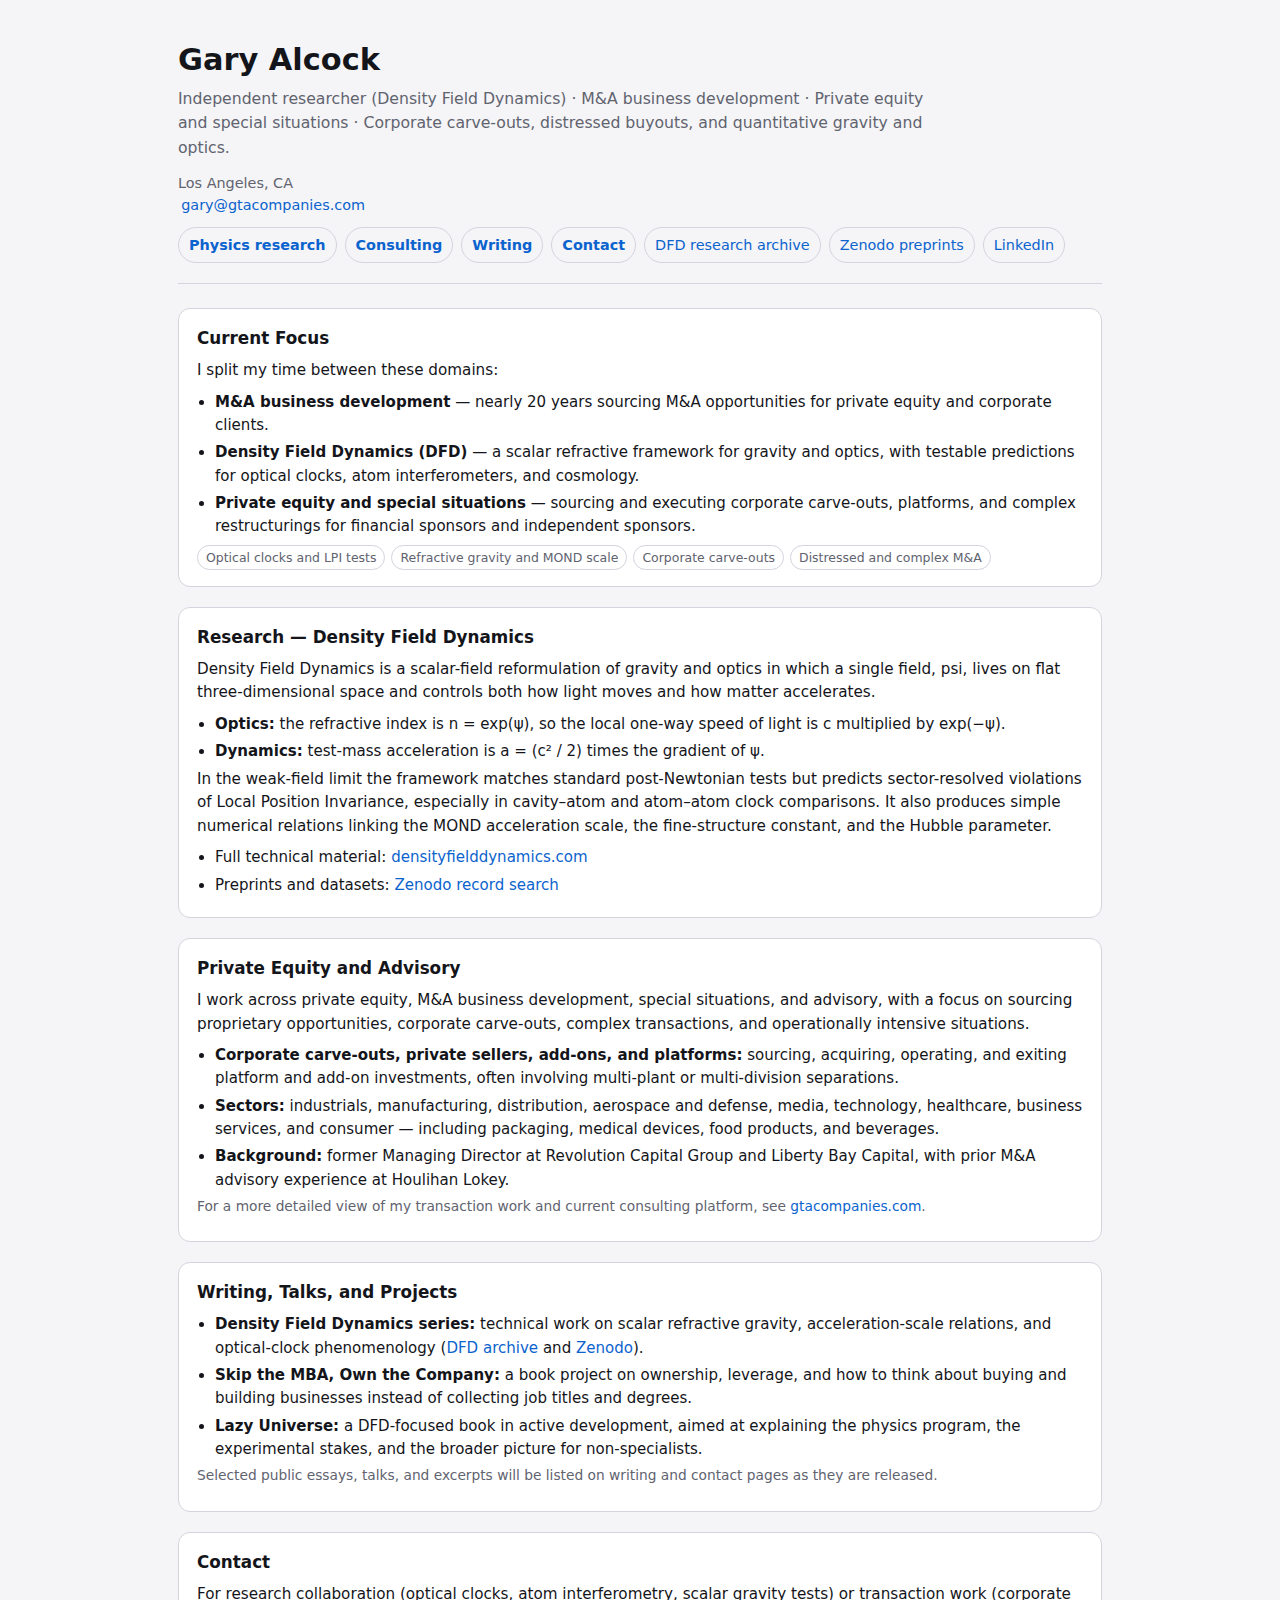
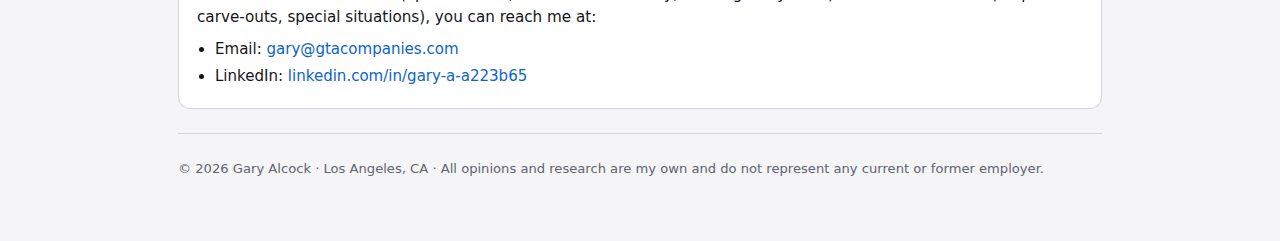
<file: index.html>
<!doctype html>
<html lang="en">
<head>
  <meta charset="utf-8" />
  <meta name="viewport" content="width=device-width, initial-scale=1" />
  <title>Gary Alcock — Research &amp; Private Equity</title>
  <meta name="description" content="Gary Alcock — independent researcher (Density Field Dynamics) and private equity executive focused on business development, corporate carve-outs, special situations, and quantitative gravity/optics research." />
  <link rel="icon" href="/favicon.ico" sizes="any">
  <meta name="theme-color" content="#ffffff">
  <meta name="robots" content="all">
  <meta name="author" content="Gary Alcock" />

  <style>
    :root {
      color-scheme: light dark;
      --bg: #f5f5f7;
      --bg-alt: #ffffff;
      --text: #14151a;
      --muted: #61636f;
      --accent: #0b63ce;
      --border: #d3d4dd;
    }

    @media (prefers-color-scheme: dark) {
      :root {
        --bg: #050711;
        --bg-alt: #0d101b;
        --text: #f5f5fa;
        --muted: #9a9db0;
        --accent: #4d9dff;
        --border: #242735;
      }
    }

    * { box-sizing: border-box; }

    body {
      margin: 0;
      font-family: system-ui, -apple-system, BlinkMacSystemFont, "SF Pro Text",
                   "Segoe UI", sans-serif;
      background: var(--bg);
      color: var(--text);
      line-height: 1.55;
    }

    a {
      color: var(--accent);
      text-decoration: none;
    }
    a:hover { text-decoration: underline; }

    .page {
      max-width: 960px;
      margin: 0 auto;
      padding: 24px 18px 48px;
    }

    header {
      padding: 12px 0 20px;
      border-bottom: 1px solid var(--border);
      margin-bottom: 24px;
    }

    .name-row {
      display: flex;
      justify-content: space-between;
      align-items: flex-end;
      gap: 12px;
      flex-wrap: wrap;
    }

    h1 {
      font-size: 1.9rem;
      font-weight: 600;
      margin: 0;
    }

    .subtitle {
      margin: 4px 0 0;
      font-size: 0.98rem;
      color: var(--muted);
      max-width: 48rem;
    }

    .contact {
      font-size: 0.9rem;
      color: var(--muted);
    }

    .contact a { margin-left: 0.2rem; }

    .nav-row {
      display: flex;
      flex-wrap: wrap;
      gap: 8px;
      margin-top: 8px;
      font-size: 0.9rem;
    }

    .nav-link {
      padding: 6px 10px;
      border-radius: 999px;
      border: 1px solid var(--border);
      background: transparent;
    }

    main {
      display: flex;
      flex-direction: column;
      gap: 20px;
      margin-top: 12px;
    }

    section {
      background: var(--bg-alt);
      border: 1px solid var(--border);
      border-radius: 12px;
      padding: 16px 18px;
    }

    section h2 {
      font-size: 1.05rem;
      margin: 0 0 8px;
      font-weight: 600;
    }

    section p {
      margin: 4px 0 8px;
      font-size: 0.95rem;
    }

    ul {
      margin: 6px 0 2px;
      padding-left: 18px;
      font-size: 0.94rem;
    }

    li { margin-bottom: 4px; }

    .pill-row {
      display: flex;
      flex-wrap: wrap;
      gap: 6px;
      margin-top: 6px;
    }

    .pill {
      font-size: 0.78rem;
      padding: 2px 8px;
      border-radius: 999px;
      border: 1px solid var(--border);
      color: var(--muted);
      white-space: nowrap;
    }

    .muted {
      color: var(--muted);
    }

    .small {
      font-size: 0.86rem;
    }

    footer {
      margin-top: 24px;
      padding-top: 12px;
      border-top: 1px solid var(--border);
      font-size: 0.82rem;
      color: var(--muted);
    }

    @media (max-width: 640px) {
      .page { padding: 16px 14px 40px; }
      header { margin-bottom: 18px; }
    }
  </style>
</head>

<body>
  <div class="page">
    <header>
      <div class="name-row">
        <div>
          <h1>Gary Alcock</h1>
          <p class="subtitle">
            Independent researcher (Density Field Dynamics) · M&A business development · Private equity and special situations ·
            Corporate carve-outs, distressed buyouts, and quantitative gravity and optics.
          </p>
        </div>
        <div class="contact">
          Los Angeles, CA<br>
          <a href="mailto:gary@gtacompanies.com">gary@gtacompanies.com</a>
        </div>
      </div>

      <div class="nav-row" style="margin-top:10px">
        <a class="nav-link" href="/research.html"><strong>Physics research</strong></a>
        <a class="nav-link" href="/consulting.html"><strong>Consulting</strong></a>
        <a class="nav-link" href="/writing.html"><strong>Writing</strong></a>
        <a class="nav-link" href="/contact.html"><strong>Contact</strong></a>
        <a class="nav-link" href="https://densityfielddynamics.com">DFD research archive</a>
        <a class="nav-link" href="https://zenodo.org/search?q=metadata.creators.person_or_org.name:%22Alcock,%20Gary%22">Zenodo preprints</a>
        <a class="nav-link" href="https://www.linkedin.com/in/gary-a-a223b65/">LinkedIn</a>
      </div>
    </header>

    <main>
      <section>
        <h2>Current Focus</h2>
        <p>
          I split my time between these domains:
        </p>
        <ul>
          <li>
            <strong>M&A business development</strong> — nearly 20 years sourcing M&A opportunities for private equity and corporate clients.
          </li>
          <li>
            <strong>Density Field Dynamics (DFD)</strong> — a scalar refractive framework for gravity and optics,
            with testable predictions for optical clocks, atom interferometers, and cosmology.
          </li>
          <li>
            <strong>Private equity and special situations</strong> — sourcing and executing corporate carve-outs,
           platforms, and complex restructurings for financial sponsors and independent sponsors.
          </li>
        </ul>
        <div class="pill-row">
          <span class="pill">Optical clocks and LPI tests</span>
          <span class="pill">Refractive gravity and MOND scale</span>
          <span class="pill">Corporate carve-outs</span>
          <span class="pill">Distressed and complex M&amp;A</span>
        </div>
      </section>

      <section>
        <h2>Research — Density Field Dynamics</h2>
        <p>
          Density Field Dynamics is a scalar-field reformulation of gravity and optics in which a single field, psi,
          lives on flat three-dimensional space and controls both how light moves and how matter accelerates.
        </p>
        <ul>
          <li><strong>Optics:</strong> the refractive index is n = exp(ψ), so the local one-way speed of light is c multiplied by exp(−ψ).</li>
          <li><strong>Dynamics:</strong> test-mass acceleration is a = (c² / 2) times the gradient of ψ.</li>
        </ul>
        <p>
          In the weak-field limit the framework matches standard post-Newtonian tests but predicts
          sector-resolved violations of Local Position Invariance, especially in cavity–atom and atom–atom
          clock comparisons. It also produces simple numerical relations linking the MOND acceleration scale,
          the fine-structure constant, and the Hubble parameter.
        </p>
        <ul>
          <li>Full technical material: <a href="https://densityfielddynamics.com">densityfielddynamics.com</a></li>
          <li>Preprints and datasets: <a href="https://zenodo.org/search?q=metadata.creators.person_or_org.name:%22Alcock,%20Gary%22">Zenodo record search</a></li>
        </ul>
      </section>

    <section>
  <h2>Private Equity and Advisory</h2>
  <p>
    I work across private equity, M&amp;A business development, special situations, and advisory, with a focus on sourcing proprietary opportunities,
    corporate carve-outs, complex transactions, and operationally intensive situations.
  </p>
  <ul>
    <li>
      <strong>Corporate carve-outs, private sellers, add-ons, and platforms:</strong>
      sourcing, acquiring, operating, and exiting platform and add-on investments, often involving multi-plant or multi-division separations.
    </li>
    <li>
      <strong>Sectors:</strong> industrials, manufacturing, distribution, aerospace and defense, media, technology,
      healthcare, business services, and consumer — including packaging, medical devices, food products, and beverages.
    </li>
    <li>
      <strong>Background:</strong> former Managing Director at Revolution Capital Group and Liberty Bay Capital, with
      prior M&amp;A advisory experience at Houlihan Lokey.
    </li>
  </ul>
  <p class="small muted">
    For a more detailed view of my transaction work and current consulting platform, see
    <a href="https://gtacompanies.com">gtacompanies.com</a>.
  </p>
</section>



      <section>
        <h2>Writing, Talks, and Projects</h2>
        <ul>
          <li>
            <strong>Density Field Dynamics series:</strong> technical work on scalar refractive gravity, acceleration-scale
            relations, and optical-clock phenomenology
            (<a href="https://densityfielddynamics.com">DFD archive</a> and
             <a href="https://zenodo.org/search?q=metadata.creators.person_or_org.name:%22Alcock,%20Gary%22">Zenodo</a>).
          </li>
          <li>
            <strong>Skip the MBA, Own the Company:</strong> a book project on ownership, leverage, and how to think about
            buying and building businesses instead of collecting job titles and degrees.
          </li>
          <li>
            <strong>Lazy Universe:</strong> a DFD-focused book in active development, aimed at explaining the physics program,
            the experimental stakes, and the broader picture for non-specialists.
          </li>
        </ul>
        <p class="small muted">
          Selected public essays, talks, and excerpts will be listed on writing and contact pages as they are released.
        </p>
      </section>

      <section>
        <h2>Contact</h2>
        <p>
          For research collaboration (optical clocks, atom interferometry, scalar gravity tests) or transaction work
          (corporate carve-outs, special situations), you can reach me at:
        </p>
        <ul>
          <li>Email: <a href="mailto:gary@gtacompanies.com">gary@gtacompanies.com</a></li>
          <li>LinkedIn: <a href="https://www.linkedin.com/in/gary-a-a223b65/">linkedin.com/in/gary-a-a223b65</a></li>
        </ul>
      </section>
    </main>

    <footer>
      <p>
        © <span id="y"></span> Gary Alcock · Los Angeles, CA · All opinions and research are my own and do not represent any current or former employer.
      </p>
    </footer>
  </div>

  <script>
    document.getElementById('y').textContent = new Date().getFullYear();
  </script>
</body>
</html>
</file>
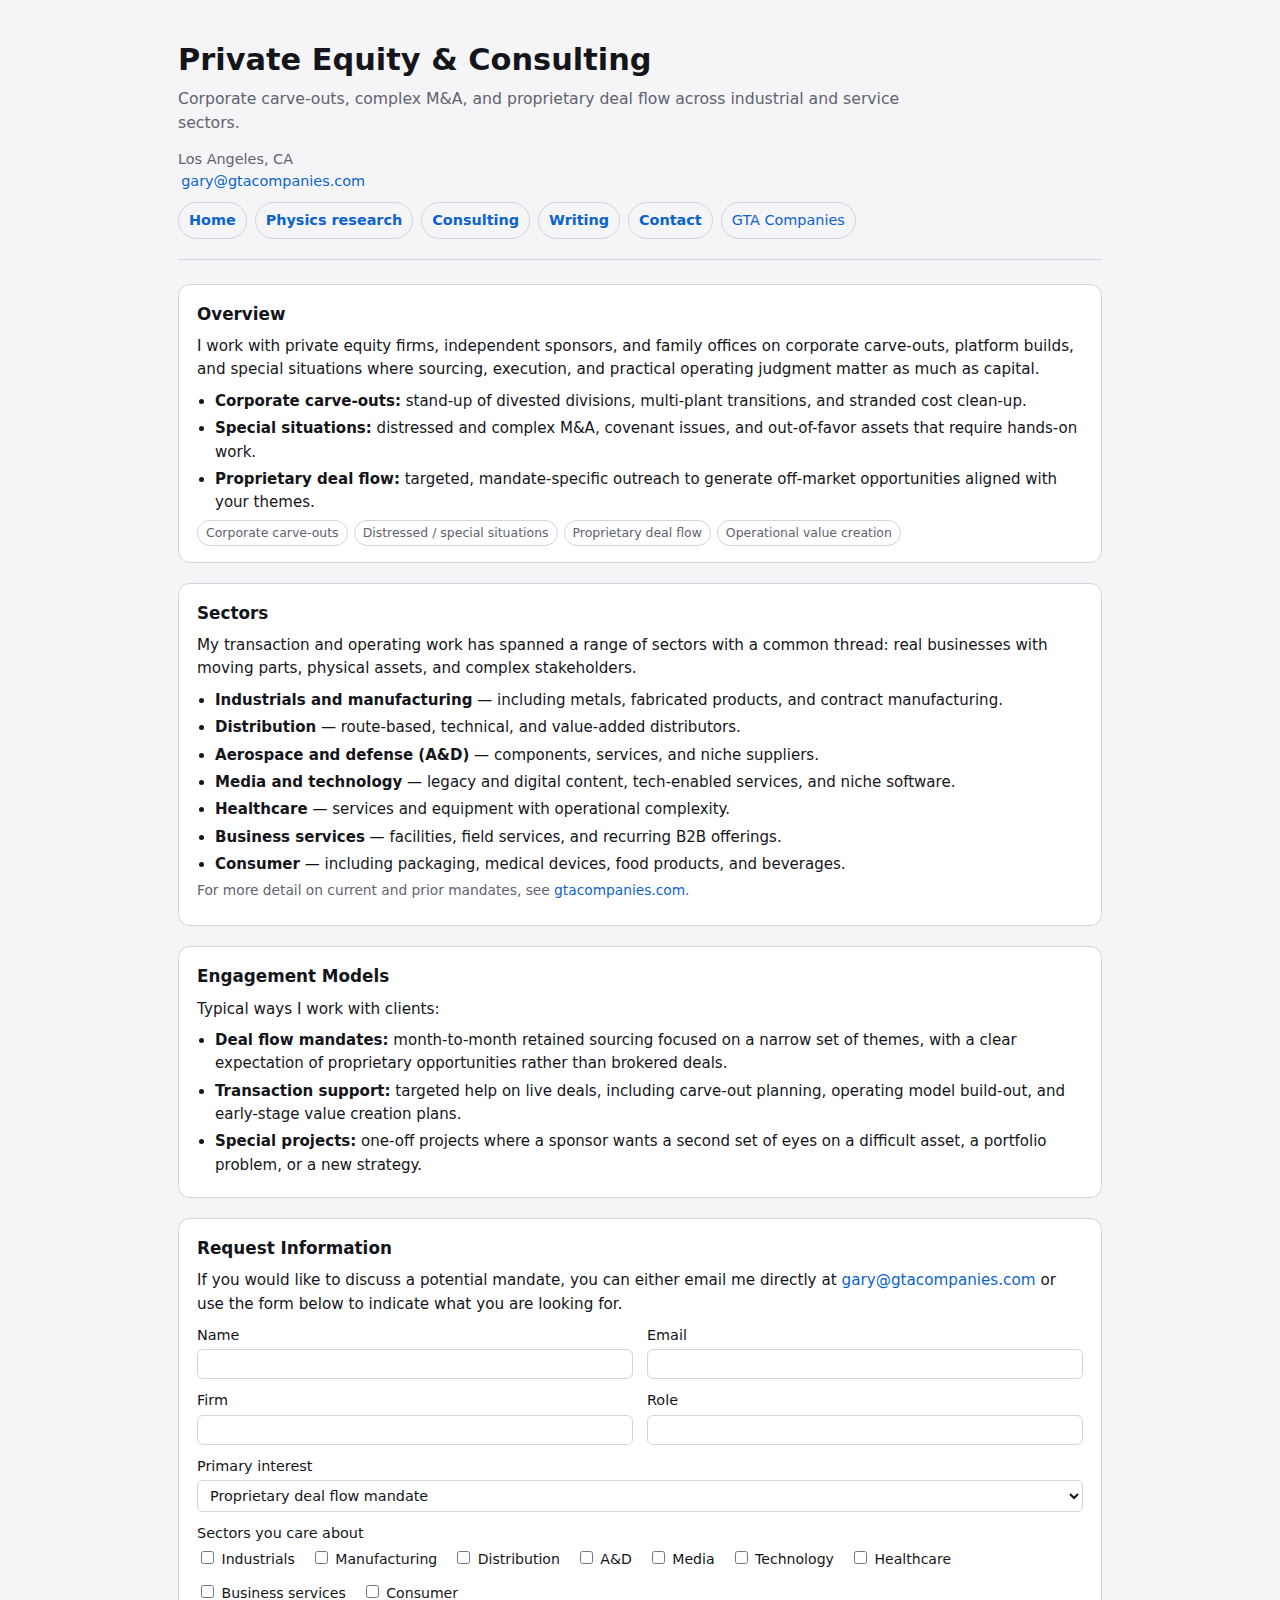
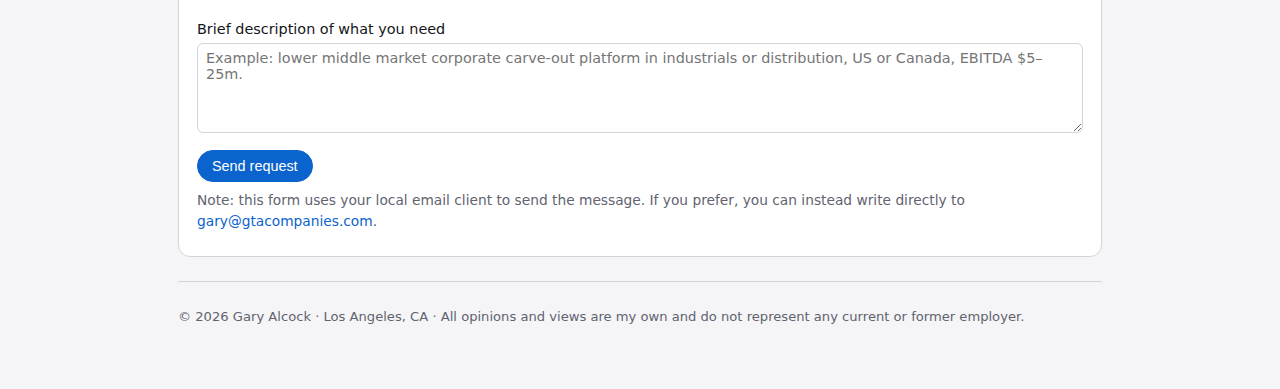
<file: consulting.html>
<!doctype html>
<html lang="en">
<head>
  <meta charset="utf-8" />
  <meta name="viewport" content="width=device-width, initial-scale=1" />
  <title>Gary Alcock — Private Equity &amp; Consulting</title>
  <meta name="description" content="Corporate carve-outs, special situations, and M&A consulting across industrials, manufacturing, distribution, A&D, media, technology, healthcare, business services, and consumer sectors." />
  <link rel="icon" href="/favicon.ico" sizes="any">
  <meta name="theme-color" content="#ffffff">
  <meta name="robots" content="all">
  <meta name="author" content="Gary Alcock" />

  <style>
    :root {
      color-scheme: light dark;
      --bg: #f5f5f7;
      --bg-alt: #ffffff;
      --text: #14151a;
      --muted: #61636f;
      --accent: #0b63ce;
      --border: #d3d4dd;
    }

    @media (prefers-color-scheme: dark) {
      :root {
        --bg: #050711;
        --bg-alt: #0d101b;
        --text: #f5f5fa;
        --muted: #9a9db0;
        --accent: #4d9dff;
        --border: #242735;
      }
    }

    * { box-sizing: border-box; }

    body {
      margin: 0;
      font-family: system-ui, -apple-system, BlinkMacSystemFont, "SF Pro Text",
                   "Segoe UI", sans-serif;
      background: var(--bg);
      color: var(--text);
      line-height: 1.55;
    }

    a {
      color: var(--accent);
      text-decoration: none;
    }
    a:hover { text-decoration: underline; }

    .page {
      max-width: 960px;
      margin: 0 auto;
      padding: 24px 18px 48px;
    }

    header {
      padding: 12px 0 20px;
      border-bottom: 1px solid var(--border);
      margin-bottom: 24px;
    }

    .name-row {
      display: flex;
      justify-content: space-between;
      align-items: flex-end;
      gap: 12px;
      flex-wrap: wrap;
    }

    h1 {
      font-size: 1.9rem;
      font-weight: 600;
      margin: 0;
    }

    .subtitle {
      margin: 4px 0 0;
      font-size: 0.98rem;
      color: var(--muted);
      max-width: 48rem;
    }

    .contact {
      font-size: 0.9rem;
      color: var(--muted);
    }

    .contact a { margin-left: 0.2rem; }

    .nav-row {
      display: flex;
      flex-wrap: wrap;
      gap: 8px;
      margin-top: 8px;
      font-size: 0.9rem;
    }

    .nav-link {
      padding: 6px 10px;
      border-radius: 999px;
      border: 1px solid var(--border);
      background: transparent;
    }

    main {
      display: flex;
      flex-direction: column;
      gap: 20px;
      margin-top: 12px;
    }

    section {
      background: var(--bg-alt);
      border: 1px solid var(--border);
      border-radius: 12px;
      padding: 16px 18px;
    }

    section h2 {
      font-size: 1.05rem;
      margin: 0 0 8px;
      font-weight: 600;
    }

    section p {
      margin: 4px 0 8px;
      font-size: 0.95rem;
    }

    ul {
      margin: 6px 0 2px;
      padding-left: 18px;
      font-size: 0.94rem;
    }

    li { margin-bottom: 4px; }

    .pill-row {
      display: flex;
      flex-wrap: wrap;
      gap: 6px;
      margin-top: 6px;
    }

    .pill {
      font-size: 0.78rem;
      padding: 2px 8px;
      border-radius: 999px;
      border: 1px solid var(--border);
      color: var(--muted);
      white-space: nowrap;
    }

    .muted {
      color: var(--muted);
    }

    .small {
      font-size: 0.86rem;
    }

    footer {
      margin-top: 24px;
      padding-top: 12px;
      border-top: 1px solid var(--border);
      font-size: 0.82rem;
      color: var(--muted);
    }

    form {
      margin-top: 8px;
      display: grid;
      grid-template-columns: 1fr 1fr;
      gap: 10px 14px;
      font-size: 0.9rem;
    }

    .form-row-full {
      grid-column: 1 / -1;
    }

    label {
      display: block;
      margin-bottom: 3px;
      font-weight: 500;
      font-size: 0.9rem;
    }

    input[type="text"],
    input[type="email"],
    select,
    textarea {
      width: 100%;
      padding: 6px 8px;
      border-radius: 6px;
      border: 1px solid var(--border);
      background: var(--bg-alt);
      color: inherit;
      font-family: inherit;
      font-size: 0.9rem;
    }

    textarea {
      min-height: 90px;
      resize: vertical;
    }

    .checkbox-row {
      display: flex;
      flex-wrap: wrap;
      gap: 8px 16px;
      margin-top: 4px;
    }

    .checkbox-row label {
      font-weight: 400;
      font-size: 0.88rem;
    }

    button[type="submit"] {
      padding: 7px 14px;
      border-radius: 999px;
      border: 1px solid var(--accent);
      background: var(--accent);
      color: #ffffff;
      font-size: 0.9rem;
      cursor: pointer;
    }

    button[type="submit"]:hover {
      filter: brightness(1.05);
    }

    @media (max-width: 640px) {
      .page { padding: 16px 14px 40px; }
      header { margin-bottom: 18px; }
      form { grid-template-columns: 1fr; }
    }
  </style>
</head>

<body>
  <div class="page">
    <header>
      <div class="name-row">
        <div>
          <h1>Private Equity &amp; Consulting</h1>
          <p class="subtitle">
            Corporate carve-outs, complex M&amp;A, and proprietary deal flow across industrial and service sectors.
          </p>
        </div>
        <div class="contact">
          Los Angeles, CA<br>
          <a href="mailto:gary@gtacompanies.com">gary@gtacompanies.com</a>
        </div>
      </div>

      <div class="nav-row" style="margin-top:10px">
        <a class="nav-link" href="/index.html"><strong>Home</strong></a>
        <a class="nav-link" href="/research.html"><strong>Physics research</strong></a>
        <a class="nav-link" href="/consulting.html"><strong>Consulting</strong></a>
        <a class="nav-link" href="/writing.html"><strong>Writing</strong></a>
        <a class="nav-link" href="/contact.html"><strong>Contact</strong></a>
        <a class="nav-link" href="https://gtacompanies.com">GTA Companies</a>
      </div>
    </header>

    <main>
      <section>
        <h2>Overview</h2>
        <p>
          I work with private equity firms, independent sponsors, and family offices on corporate carve-outs,
          platform builds, and special situations where sourcing, execution, and practical operating judgment
          matter as much as capital.
        </p>
        <ul>
          <li>
            <strong>Corporate carve-outs:</strong> stand-up of divested divisions, multi-plant transitions,
            and stranded cost clean-up.
          </li>
          <li>
            <strong>Special situations:</strong> distressed and complex M&amp;A, covenant issues, and
            out-of-favor assets that require hands-on work.
          </li>
          <li>
            <strong>Proprietary deal flow:</strong> targeted, mandate-specific outreach to generate off-market
            opportunities aligned with your themes.
          </li>
        </ul>
        <div class="pill-row">
          <span class="pill">Corporate carve-outs</span>
          <span class="pill">Distressed / special situations</span>
          <span class="pill">Proprietary deal flow</span>
          <span class="pill">Operational value creation</span>
        </div>
      </section>

      <section>
        <h2>Sectors</h2>
        <p>
          My transaction and operating work has spanned a range of sectors with a common thread:
          real businesses with moving parts, physical assets, and complex stakeholders.
        </p>
        <ul>
          <li><strong>Industrials and manufacturing</strong> — including metals, fabricated products, and contract manufacturing.</li>
          <li><strong>Distribution</strong> — route-based, technical, and value-added distributors.</li>
          <li><strong>Aerospace and defense (A&amp;D)</strong> — components, services, and niche suppliers.</li>
          <li><strong>Media and technology</strong> — legacy and digital content, tech-enabled services, and niche software.</li>
          <li><strong>Healthcare</strong> — services and equipment with operational complexity.</li>
          <li><strong>Business services</strong> — facilities, field services, and recurring B2B offerings.</li>
          <li>
            <strong>Consumer</strong> — including packaging, medical devices, food products, and beverages.
          </li>
        </ul>
        <p class="small muted">
          For more detail on current and prior mandates, see
          <a href="https://gtacompanies.com">gtacompanies.com</a>.
        </p>
      </section>

      <section>
        <h2>Engagement Models</h2>
        <p>
          Typical ways I work with clients:
        </p>
        <ul>
          <li>
            <strong>Deal flow mandates:</strong> month-to-month retained sourcing focused on a narrow set of themes,
            with a clear expectation of proprietary opportunities rather than brokered deals.
          </li>
          <li>
            <strong>Transaction support:</strong> targeted help on live deals, including carve-out planning,
            operating model build-out, and early-stage value creation plans.
          </li>
          <li>
            <strong>Special projects:</strong> one-off projects where a sponsor wants a second set of eyes on a
            difficult asset, a portfolio problem, or a new strategy.
          </li>
        </ul>
      </section>

      <section>
        <h2>Request Information</h2>
        <p>
          If you would like to discuss a potential mandate, you can either email me directly at
          <a href="mailto:gary@gtacompanies.com">gary@gtacompanies.com</a> or use the form below to indicate
          what you are looking for.
        </p>

        <form action="mailto:gary@gtacompanies.com" method="post" enctype="text/plain">
          <div>
            <label for="name">Name</label>
            <input id="name" name="Name" type="text" required>
          </div>
          <div>
            <label for="email">Email</label>
            <input id="email" name="Email" type="email" required>
          </div>
          <div>
            <label for="firm">Firm</label>
            <input id="firm" name="Firm" type="text">
          </div>
          <div>
            <label for="role">Role</label>
            <input id="role" name="Role" type="text">
          </div>
          <div class="form-row-full">
            <label for="interest">Primary interest</label>
            <select id="interest" name="Primary interest">
              <option value="Deal flow">Proprietary deal flow mandate</option>
              <option value="MA consulting">M&amp;A / special situations consulting</option>
              <option value="Both">Both deal flow and consulting</option>
              <option value="Other">Other (describe below)</option>
            </select>
          </div>
          <div class="form-row-full">
            <label>Sectors you care about</label>
            <div class="checkbox-row">
              <label><input type="checkbox" name="Sectors" value="Industrials"> Industrials</label>
              <label><input type="checkbox" name="Sectors" value="Manufacturing"> Manufacturing</label>
              <label><input type="checkbox" name="Sectors" value="Distribution"> Distribution</label>
              <label><input type="checkbox" name="Sectors" value="A&D"> A&amp;D</label>
              <label><input type="checkbox" name="Sectors" value="Media"> Media</label>
              <label><input type="checkbox" name="Sectors" value="Technology"> Technology</label>
              <label><input type="checkbox" name="Sectors" value="Healthcare"> Healthcare</label>
              <label><input type="checkbox" name="Sectors" value="Business services"> Business services</label>
              <label><input type="checkbox" name="Sectors" value="Consumer"> Consumer</label>
            </div>
          </div>
          <div class="form-row-full">
            <label for="notes">Brief description of what you need</label>
            <textarea id="notes" name="Notes" placeholder="Example: lower middle market corporate carve-out platform in industrials or distribution, US or Canada, EBITDA $5–25m."></textarea>
          </div>
          <div class="form-row-full">
            <button type="submit">Send request</button>
          </div>
        </form>

        <p class="small muted" style="margin-top:8px;">
          Note: this form uses your local email client to send the message. If you prefer, you can instead write directly to
          <a href="mailto:gary@gtacompanies.com">gary@gtacompanies.com</a>.
        </p>
      </section>
    </main>

    <footer>
      <p>
        © <span id="y"></span> Gary Alcock · Los Angeles, CA · All opinions and views are my own and do not represent any current or former employer.
      </p>
    </footer>
  </div>

  <script>
    document.getElementById('y').textContent = new Date().getFullYear();
  </script>
</body>
</html>
</file>
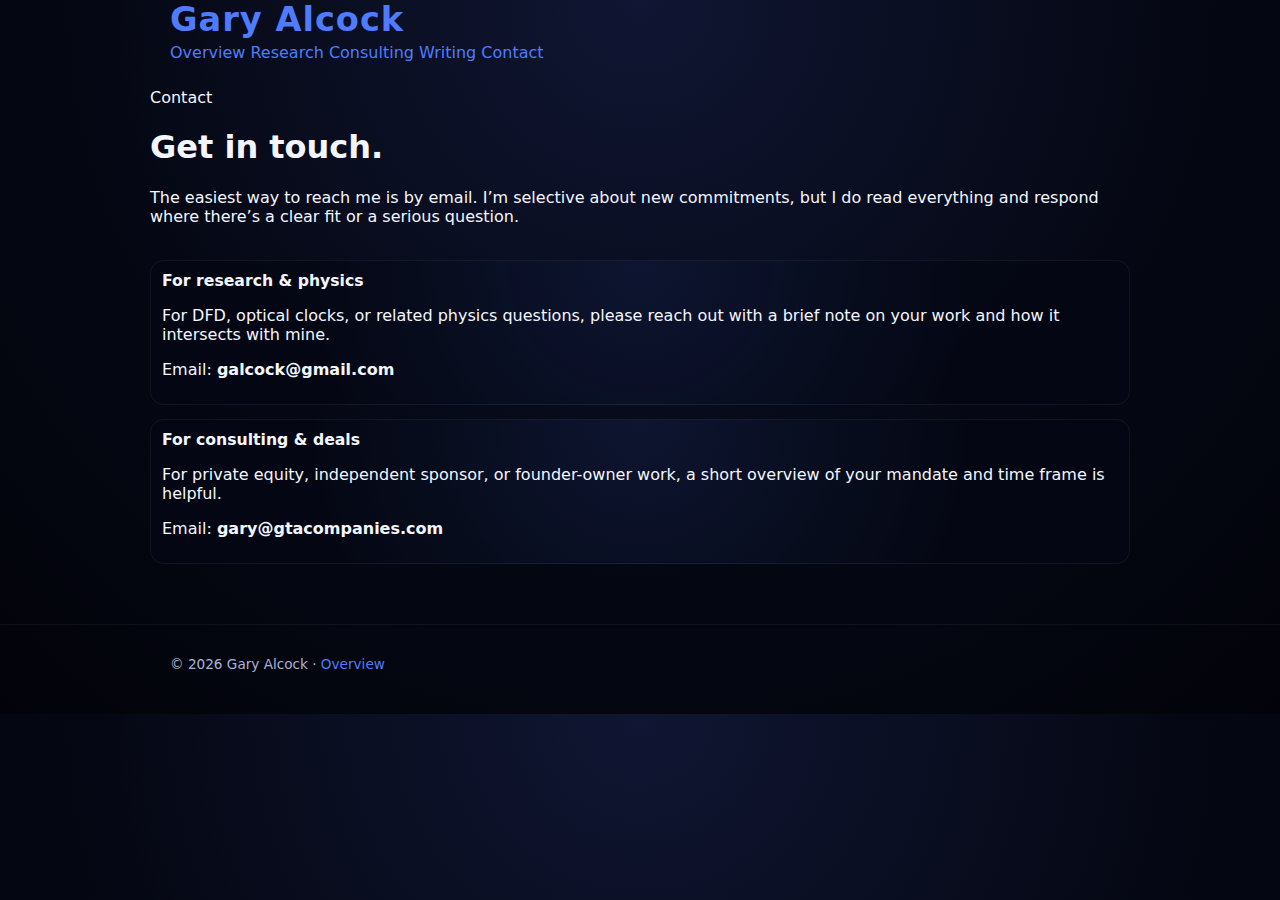
<file: contact.html>
<!doctype html>
<html lang="en">
<head>
  <meta charset="utf-8" />
  <meta name="viewport" content="width=device-width, initial-scale=1" />
  <title>Contact — Gary Alcock</title>
  <meta name="description" content="How to contact Gary Alcock regarding research, consulting, or collaboration." />
  <meta name="author" content="Gary Alcock" />
  <meta name="robots" content="all" />
  <meta name="theme-color" content="#050816" />
  <link rel="icon" href="/favicon.ico" sizes="any">
  <link rel="stylesheet" href="style.css" />
</head>

<body>
  <header class="site-header">
    <div class="container site-header-inner">
      <h1 class="site-title"><a href="/">Gary Alcock</a></h1>
      <nav class="nav" aria-label="Primary">
        <a href="index.html">Overview</a>
        <a href="research.html">Research</a>
        <a href="consulting.html">Consulting</a>
        <a href="writing.html">Writing</a>
        <a href="contact.html" class="active">Contact</a>
      </nav>
    </div>
  </header>

  <main class="container">
    <section class="hero">
      <div class="hero-layout">
        <div>
          <div class="hero-kicker">Contact</div>
          <h1>Get in touch.</h1>
          <p class="hero-subtitle">
            The easiest way to reach me is by email. I’m selective about new commitments, but I do
            read everything and respond where there’s a clear fit or a serious question.
          </p>
        </div>
      </div>
    </section>

    <section class="section">
      <div class="card contact-block">
        <h3>For research &amp; physics</h3>
        <p>
          For DFD, optical clocks, or related physics questions, please reach out with a brief note
          on your work and how it intersects with mine.
        </p>
        <p class="card-meta">
          Email: <strong>galcock@gmail.com</strong>
        </p>
      </div>

      <div class="card contact-block" style="margin-top:14px">
        <h3>For consulting &amp; deals</h3>
        <p>
          For private equity, independent sponsor, or founder-owner work, a short overview of your
          mandate and time frame is helpful.
        </p>
        <p class="card-meta">
          Email: <strong>gary@gtacompanies.com</strong>
        </p>
      </div>
    </section>
  </main>

  <footer class="site-footer">
    <div class="container">
      <p class="muted">
        © <span id="y"></span> Gary Alcock ·
        <a href="index.html">Overview</a>
      </p>
    </div>
  </footer>

  <script>
    document.getElementById('y').textContent = new Date().getFullYear();
  </script>
</body>
</html>
</file>
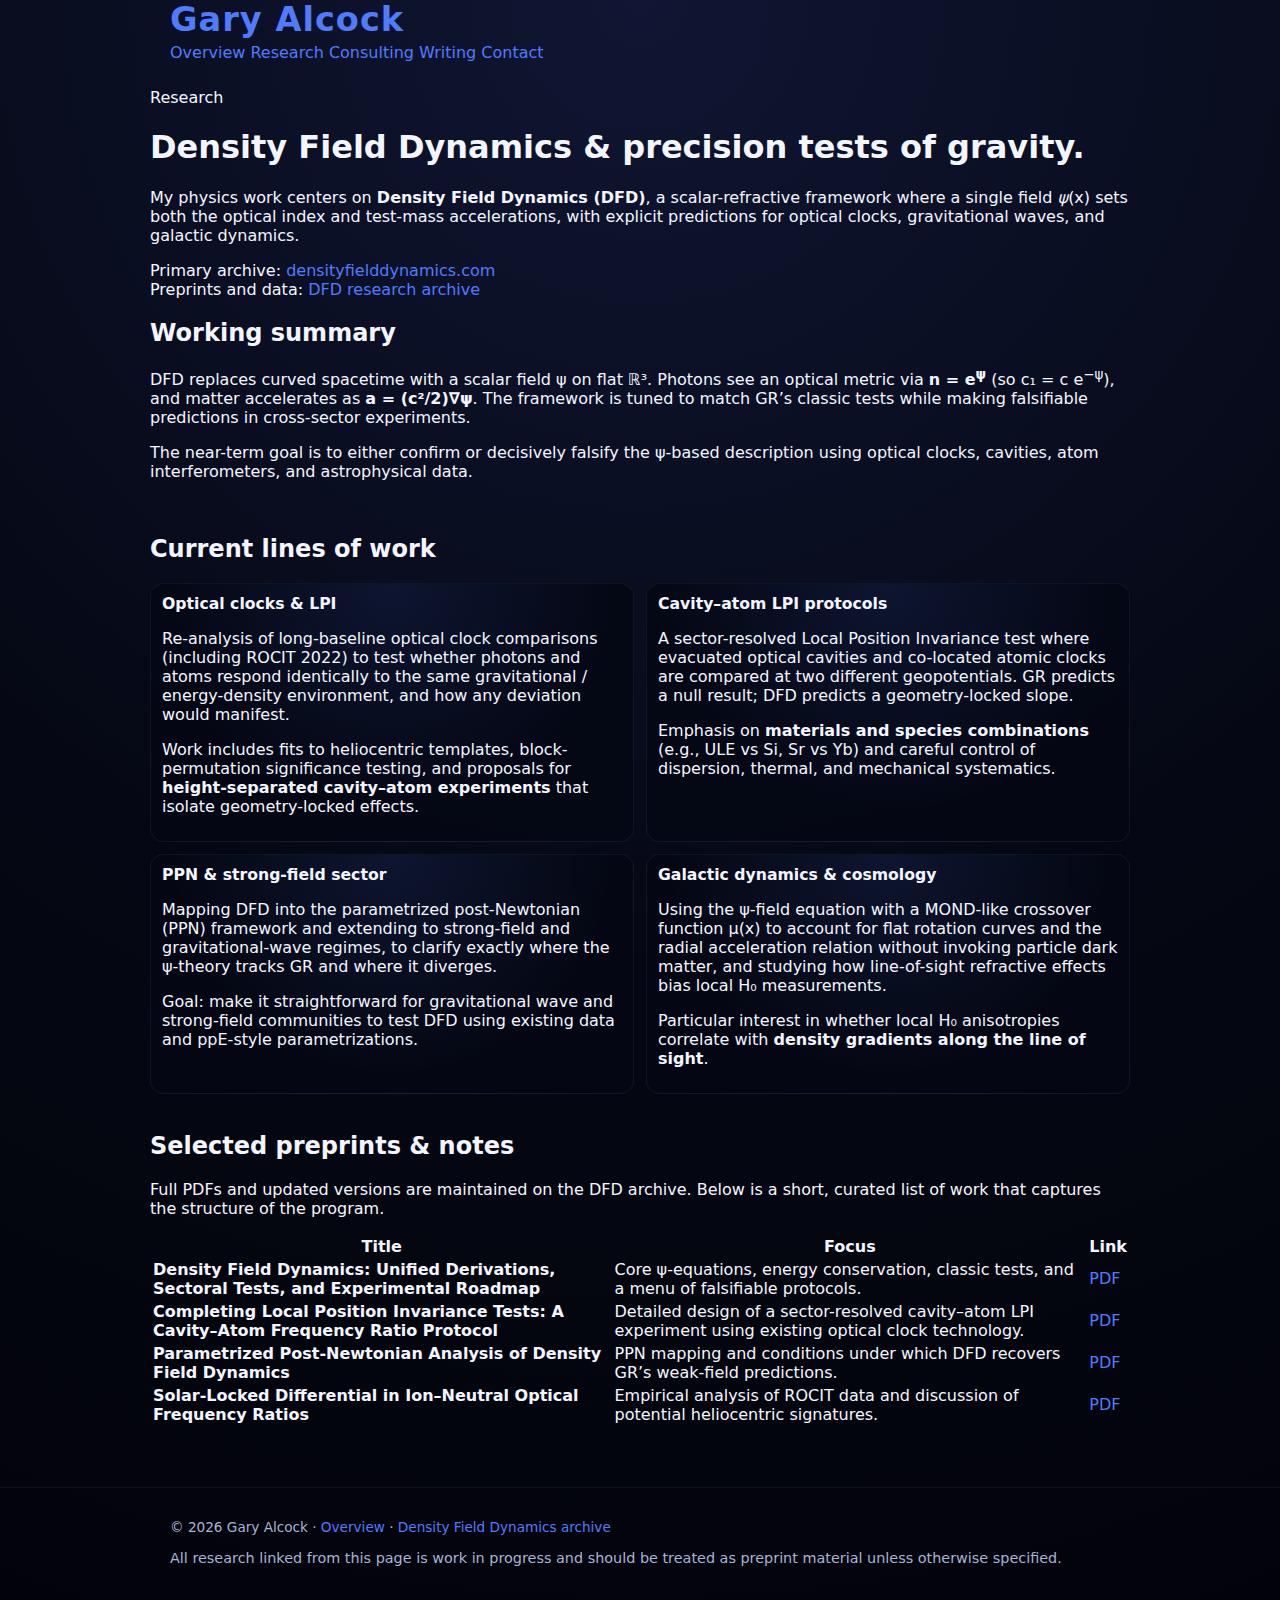
<file: research.html>
<!doctype html>
<html lang="en">
<head>
  <meta charset="utf-8" />
  <meta name="viewport" content="width=device-width, initial-scale=1" />
  <title>Research — Gary Alcock</title>
  <meta name="description" content="Research by Gary Alcock on Density Field Dynamics, optical clocks, Local Position Invariance tests, and refractive gravity." />
  <meta name="author" content="Gary Alcock" />
  <meta name="robots" content="all" />
  <meta name="theme-color" content="#050816" />
  <link rel="icon" href="/favicon.ico" sizes="any">
  <link rel="stylesheet" href="style.css" />
</head>

<body>
  <header class="site-header">
    <div class="container site-header-inner">
      <h1 class="site-title"><a href="/">Gary Alcock</a></h1>
      <nav class="nav" aria-label="Primary">
        <a href="index.html">Overview</a>
        <a href="research.html" class="active">Research</a>
        <a href="consulting.html">Consulting</a>
        <a href="writing.html">Writing</a>
        <a href="contact.html">Contact</a>
      </nav>
    </div>
  </header>

  <main class="container">
    <section class="hero">
      <div class="hero-layout">
        <div>
          <div class="hero-kicker">Research</div>
          <h1>Density Field Dynamics &amp; precision tests of gravity.</h1>
          <p class="hero-subtitle">
            My physics work centers on <strong>Density Field Dynamics (DFD)</strong>, a scalar-refractive
            framework where a single field <em>ψ</em>(x) sets both the optical index and test-mass
            accelerations, with explicit predictions for optical clocks, gravitational waves, and
            galactic dynamics.
          </p>
          <p class="hero-meta">
            Primary archive: <a href="https://densityfielddynamics.com" rel="noopener">densityfielddynamics.com</a><br>
            Preprints and data: <a href="https://densityfielddynamics.com/dfd-archive.html" rel="noopener">DFD research archive</a>
          </p>
        </div>
        <aside class="hero-panel" aria-label="Working summary">
          <h2>Working summary</h2>
          <p>
            DFD replaces curved spacetime with a scalar field ψ on flat ℝ³. Photons see an optical
            metric via <strong>n = e<sup>ψ</sup></strong> (so c₁ = c e<sup>−ψ</sup>), and matter accelerates as
            <strong>a = (c²/2)∇ψ</strong>. The framework is tuned to match GR’s classic tests while
            making falsifiable predictions in cross-sector experiments.
          </p>
          <p>
            The near-term goal is to either confirm or decisively falsify the ψ-based description using
            optical clocks, cavities, atom interferometers, and astrophysical data.
          </p>
        </aside>
      </div>
    </section>

    <section class="section">
      <h2>Current lines of work</h2>
      <div class="grid grid-2">
        <article class="card">
          <h3>Optical clocks &amp; LPI</h3>
          <p>
            Re-analysis of long-baseline optical clock comparisons (including ROCIT 2022) to test
            whether photons and atoms respond identically to the same gravitational / energy-density
            environment, and how any deviation would manifest.
          </p>
          <p class="card-meta">
            Work includes fits to heliocentric templates, block-permutation significance testing,
            and proposals for <strong>height-separated cavity–atom experiments</strong> that isolate
            geometry-locked effects.
          </p>
        </article>

        <article class="card">
          <h3>Cavity–atom LPI protocols</h3>
          <p>
            A sector-resolved Local Position Invariance test where evacuated optical cavities and
            co-located atomic clocks are compared at two different geopotentials. GR predicts a null
            result; DFD predicts a geometry-locked slope.
          </p>
          <p class="card-meta">
            Emphasis on <strong>materials and species combinations</strong> (e.g., ULE vs Si, Sr vs Yb)
            and careful control of dispersion, thermal, and mechanical systematics.
          </p>
        </article>

        <article class="card">
          <h3>PPN &amp; strong-field sector</h3>
          <p>
            Mapping DFD into the parametrized post-Newtonian (PPN) framework and extending to
            strong-field and gravitational-wave regimes, to clarify exactly where the ψ-theory tracks
            GR and where it diverges.
          </p>
          <p class="card-meta">
            Goal: make it straightforward for gravitational wave and strong-field communities to test
            DFD using existing data and ppE-style parametrizations.
          </p>
        </article>

        <article class="card">
          <h3>Galactic dynamics &amp; cosmology</h3>
          <p>
            Using the ψ-field equation with a MOND-like crossover function μ(x) to account for flat
            rotation curves and the radial acceleration relation without invoking particle dark
            matter, and studying how line-of-sight refractive effects bias local H₀ measurements.
          </p>
          <p class="card-meta">
            Particular interest in whether local H₀ anisotropies correlate with <strong>density
            gradients along the line of sight</strong>.
          </p>
        </article>
      </div>
    </section>

    <section class="section">
      <h2>Selected preprints &amp; notes</h2>
      <p class="section-lead">
        Full PDFs and updated versions are maintained on the DFD archive. Below is a short,
        curated list of work that captures the structure of the program.
      </p>

      <div class="table-wrap" role="region" aria-label="Selected preprints">
        <table class="cmp">
          <thead>
            <tr>
              <th>Title</th>
              <th>Focus</th>
              <th>Link</th>
            </tr>
          </thead>
          <tbody>
            <tr>
              <td><strong>Density Field Dynamics: Unified Derivations, Sectoral Tests, and Experimental Roadmap</strong></td>
              <td>Core ψ-equations, energy conservation, classic tests, and a menu of falsifiable protocols.</td>
              <td><a href="https://densityfielddynamics.com/Density_Field_Dynamics__Unified_Derivations__Sectoral_Tests__and_Experimental_Roadmap.pdf" rel="noopener">PDF</a></td>
            </tr>
            <tr>
              <td><strong>Completing Local Position Invariance Tests: A Cavity–Atom Frequency Ratio Protocol</strong></td>
              <td>Detailed design of a sector-resolved cavity–atom LPI experiment using existing optical clock technology.</td>
              <td><a href="https://densityfielddynamics.com/Completing_Local_Position_Invariance_Tests__A_Cavity_Atom_Frequency_Ratio_Protocol.pdf" rel="noopener">PDF</a></td>
            </tr>
            <tr>
              <td><strong>Parametrized Post-Newtonian Analysis of Density Field Dynamics</strong></td>
              <td>PPN mapping and conditions under which DFD recovers GR’s weak-field predictions.</td>
              <td><a href="https://densityfielddynamics.com/Parametrized_Post_Newtonian_Analysis_of_Density_Field_Dynamics_in_the_Weak_Field__Slow_Motion_Limit.pdf" rel="noopener">PDF</a></td>
            </tr>
            <tr>
              <td><strong>Solar-Locked Differential in Ion–Neutral Optical Frequency Ratios</strong></td>
              <td>Empirical analysis of ROCIT data and discussion of potential heliocentric signatures.</td>
              <td><a href="https://densityfielddynamics.com/Solar_Locked_Differential_in_Ion_Neutral_Optical_Frequency_Ratios__Empirical_Evidence_for_a_Reproducible_Heliocentric_Phase_Modulation.pdf" rel="noopener">PDF</a></td>
            </tr>
          </tbody>
        </table>
      </div>
    </section>
  </main>

  <footer class="site-footer">
    <div class="container">
      <p class="muted">
        © <span id="y"></span> Gary Alcock ·
        <a href="index.html">Overview</a> ·
        <a href="https://densityfielddynamics.com" rel="noopener">Density Field Dynamics archive</a>
      </p>
      <p class="muted small">
        All research linked from this page is work in progress and should be treated as preprint material unless otherwise specified.
      </p>
    </div>
  </footer>

  <script>
    document.getElementById('y').textContent = new Date().getFullYear();
  </script>
</body>
</html>
</file>
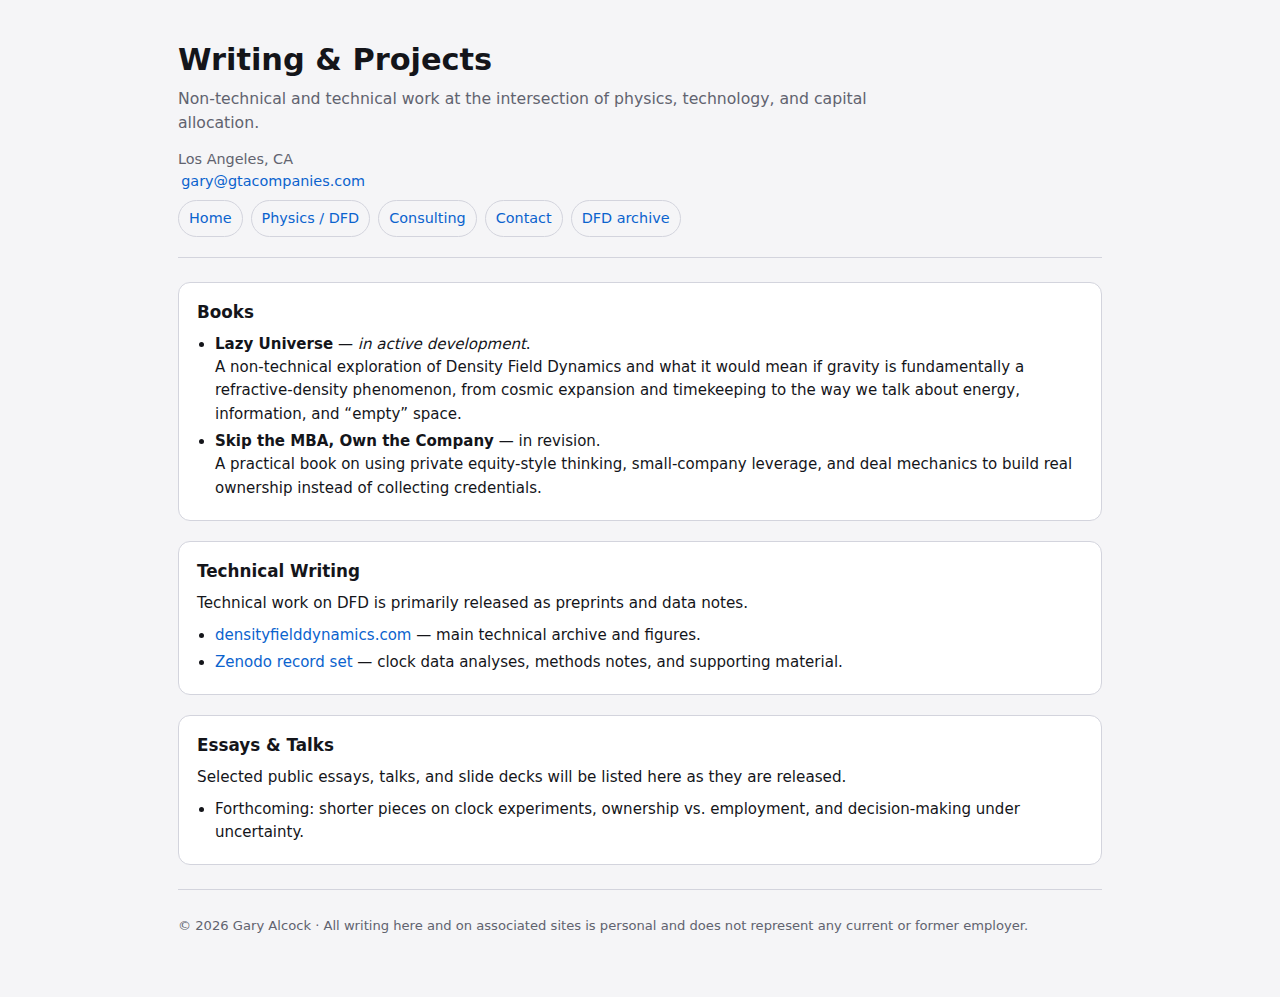
<file: writing.html>
<!doctype html>
<html lang="en">
<head>
  <meta charset="utf-8" />
  <meta name="viewport" content="width=device-width, initial-scale=1" />
  <title>Writing &amp; Projects — Gary Alcock</title>
  <meta name="description" content="Writing projects by Gary Alcock, including Lazy Universe and Skip the MBA, Own the Company, plus technical/non-technical work at the interface of physics, technology, and capital allocation." />
  <link rel="icon" href="/favicon.ico" sizes="any">
  <meta name="theme-color" content="#ffffff">
  <meta name="robots" content="all">
  <meta name="author" content="Gary Alcock" />

  <style>
    :root {
      color-scheme: light dark;
      --bg: #f5f5f7;
      --bg-alt: #ffffff;
      --text: #14151a;
      --muted: #61636f;
      --accent: #0b63ce;
      --border: #d3d4dd;
    }
    @media (prefers-color-scheme: dark) {
      :root {
        --bg: #050711;
        --bg-alt: #0d101b;
        --text: #f5f5fa;
        --muted: #9a9db0;
        --accent: #4d9dff;
        --border: #242735;
      }
    }
    * { box-sizing: border-box; }
    body {
      margin: 0;
      font-family: system-ui, -apple-system, BlinkMacSystemFont, "SF Pro Text",
                   "Segoe UI", sans-serif;
      background: var(--bg);
      color: var(--text);
      line-height: 1.55;
    }
    a { color: var(--accent); text-decoration: none; }
    a:hover { text-decoration: underline; }
    .page { max-width: 960px; margin: 0 auto; padding: 24px 18px 48px; }
    header {
      padding: 12px 0 20px;
      border-bottom: 1px solid var(--border);
      margin-bottom: 24px;
    }
    .name-row {
      display: flex; justify-content: space-between; align-items: flex-end;
      gap: 12px; flex-wrap: wrap;
    }
    h1 { font-size: 1.9rem; font-weight: 600; margin: 0; }
    .subtitle {
      margin: 4px 0 0; font-size: 0.98rem; color: var(--muted); max-width: 48rem;
    }
    .contact { font-size: 0.9rem; color: var(--muted); }
    .contact a { margin-left: 0.2rem; }
    .nav-row {
      display: flex; flex-wrap: wrap; gap: 8px; margin-top: 8px; font-size: 0.9rem;
    }
    .nav-link {
      padding: 6px 10px; border-radius: 999px;
      border: 1px solid var(--border); background: transparent;
    }
    main {
      display: flex; flex-direction: column; gap: 20px; margin-top: 12px;
    }
    section {
      background: var(--bg-alt); border: 1px solid var(--border);
      border-radius: 12px; padding: 16px 18px;
    }
    section h2 {
      font-size: 1.05rem; margin: 0 0 8px; font-weight: 600;
    }
    section p { margin: 4px 0 8px; font-size: 0.95rem; }
    ul { margin: 6px 0 2px; padding-left: 18px; font-size: 0.94rem; }
    li { margin-bottom: 4px; }
    .muted { color: var(--muted); }
    .small { font-size: 0.86rem; }
    footer {
      margin-top: 24px; padding-top: 12px;
      border-top: 1px solid var(--border); font-size: 0.82rem; color: var(--muted);
    }
    @media (max-width: 640px) {
      .page { padding: 16px 14px 40px; }
      header { margin-bottom: 18px; }
    }
  </style>
</head>

<body>
  <div class="page">
    <header>
      <div class="name-row">
        <div>
          <h1>Writing &amp; Projects</h1>
          <p class="subtitle">
            Non-technical and technical work at the intersection of physics, technology, and capital allocation.
          </p>
        </div>
        <div class="contact">
          Los Angeles, CA<br>
          <a href="mailto:gary@gtacompanies.com">gary@gtacompanies.com</a>
        </div>
      </div>

      <div class="nav-row">
        <a class="nav-link" href="/index.html">Home</a>
        <a class="nav-link" href="/research.html">Physics / DFD</a>
        <a class="nav-link" href="/consulting.html">Consulting</a>
        <a class="nav-link" href="/contact.html">Contact</a>
        <a class="nav-link" href="https://densityfielddynamics.com">DFD archive</a>
      </div>
    </header>

    <main>
      <section>
        <h2>Books</h2>
        <ul>
          <li>
            <strong>Lazy Universe</strong> — <em>in active development</em>.<br>
            A non-technical exploration of Density Field Dynamics and what it would mean if gravity is
            fundamentally a refractive-density phenomenon, from cosmic expansion and timekeeping to the way
            we talk about energy, information, and “empty” space.
          </li>
          <li>
            <strong>Skip the MBA, Own the Company</strong> — in revision.<br>
            A practical book on using private equity-style thinking, small-company leverage, and deal
            mechanics to build real ownership instead of collecting credentials.
          </li>
        </ul>
      </section>

      <section>
        <h2>Technical Writing</h2>
        <p>
          Technical work on DFD is primarily released as preprints and data notes.
        </p>
        <ul>
          <li><a href="https://densityfielddynamics.com">densityfielddynamics.com</a> — main technical archive and figures.</li>
          <li>
            <a href="https://zenodo.org/search?q=metadata.creators.person_or_org.name:%22Alcock,%20Gary%22">
              Zenodo record set
            </a> — clock data analyses, methods notes, and supporting material.
          </li>
        </ul>
      </section>

      <section>
        <h2>Essays &amp; Talks</h2>
        <p>
          Selected public essays, talks, and slide decks will be listed here as they are released.
        </p>
        <ul>
          <li>Forthcoming: shorter pieces on clock experiments, ownership vs. employment, and decision-making under uncertainty.</li>
        </ul>
      </section>
    </main>

    <footer>
      <p>
        © <span id="y"></span> Gary Alcock · All writing here and on associated sites is personal and does not represent any current or former employer.
      </p>
    </footer>
  </div>

  <script>
    document.getElementById('y').textContent = new Date().getFullYear();
  </script>
</body>
</html>
</file>
<file: style.css>
:root {
  --bg: #050814;
  --bg-alt: #0d111f;
  --panel: #0b101c;
  --line: #1c2335;
  --text: #f4f6ff;
  --text-muted: #a9b3d6;
  --accent: #4f7cff;
  --accent-soft: rgba(79,124,255,0.12);
  --radius-panel: 18px;
  --radius-chip: 999px;
  --shadow-panel: 0 18px 40px rgba(0,0,0,0.45);
}

*,
*::before,
*::after {
  box-sizing: border-box;
}

html {
  font-size: 16px;
}

body {
  margin: 0;
  font-family: system-ui, -apple-system, BlinkMacSystemFont, "SF Pro Text",
    "Segoe UI", sans-serif;
  background: radial-gradient(circle at top, #101633 0, #050814 55%, #02030a 100%);
  color: var(--text);
  -webkit-font-smoothing: antialiased;
}

a {
  color: var(--accent);
  text-decoration: none;
}

a:hover {
  text-decoration: underline;
}

.container {
  max-width: 980px;
  margin: 0 auto;
  padding: 0 20px;
}

/* Header */

header.site {
  padding: 40px 0 18px;
  border-bottom: 1px solid rgba(255,255,255,0.04);
  backdrop-filter: blur(12px);
}

.site-title {
  font-size: 2.1rem;
  margin: 0 0 4px;
  letter-spacing: 0.03em;
}

.site-subtitle {
  margin: 0 0 6px;
  font-size: 0.98rem;
  color: var(--text-muted);
}

.site-meta {
  margin: 0;
  font-size: 0.9rem;
  color: var(--text-muted);
}

/* Main layout */

main.container {
  padding: 26px 0 60px;
  display: flex;
  flex-direction: column;
  gap: 18px;
}

/* Panels */

.panel {
  background: radial-gradient(circle at top left, rgba(79,124,255,0.18), transparent 55%),
              var(--panel);
  border-radius: var(--radius-panel);
  border: 1px solid var(--line);
  padding: 18px 18px 16px;
  box-shadow: var(--shadow-panel);
}

.panel h2 {
  margin: 0 0 10px;
  font-size: 1.15rem;
}

.panel p {
  margin: 0 0 10px;
}

/* Text helpers */

.muted {
  color: var(--text-muted);
}

.small {
  font-size: 0.9rem;
}

.tight-list {
  list-style: disc;
  padding-left: 1.1rem;
  margin: 0.1rem 0 0.3rem;
}

.tight-list li {
  margin: 0.1rem 0;
}

/* Buttons */

.btn {
  display: inline-block;
  padding: 8px 13px;
  border-radius: 999px;
  border: 1px solid rgba(255,255,255,0.09);
  background: rgba(7,11,26,0.9);
  color: var(--text);
  font-size: 0.92rem;
  line-height: 1;
  text-decoration: none;
  transition: background 0.15s ease, border-color 0.15s ease,
              transform 0.1s ease;
}

.btn:hover {
  background: rgba(20,28,60,0.95);
  border-color: rgba(255,255,255,0.25);
  text-decoration: none;
  transform: translateY(-1px);
}

.button-row {
  display: flex;
  flex-wrap: wrap;
  gap: 8px;
  margin-top: 6px;
}

/* Cards & grids */

.cards {
  display: grid;
  grid-template-columns: repeat(2, minmax(0, 1fr));
  gap: 10px;
  margin-top: 10px;
}

.card {
  border-radius: 14px;
  border: 1px solid rgba(255,255,255,0.06);
  background: radial-gradient(circle at top, rgba(79,124,255,0.12), transparent 65%),
              rgba(4,7,20,0.96);
  padding: 10px 11px 9px;
}

.card h3 {
  margin: 0 0 4px;
  font-size: 0.98rem;
}

.grid-2 {
  display: grid;
  grid-template-columns: repeat(2, minmax(0, 1fr));
  gap: 12px;
  margin-top: 6px;
}

/* Footer */

footer {
  border-top: 1px solid rgba(255,255,255,0.05);
  padding: 18px 0 28px;
  font-size: 0.85rem;
}

/* Responsive */

@media (max-width: 720px) {
  .cards,
  .grid-2 {
    grid-template-columns: 1fr;
  }

  header.site {
    padding-top: 28px;
  }

  .site-title {
    font-size: 1.7rem;
  }
}
</file>
